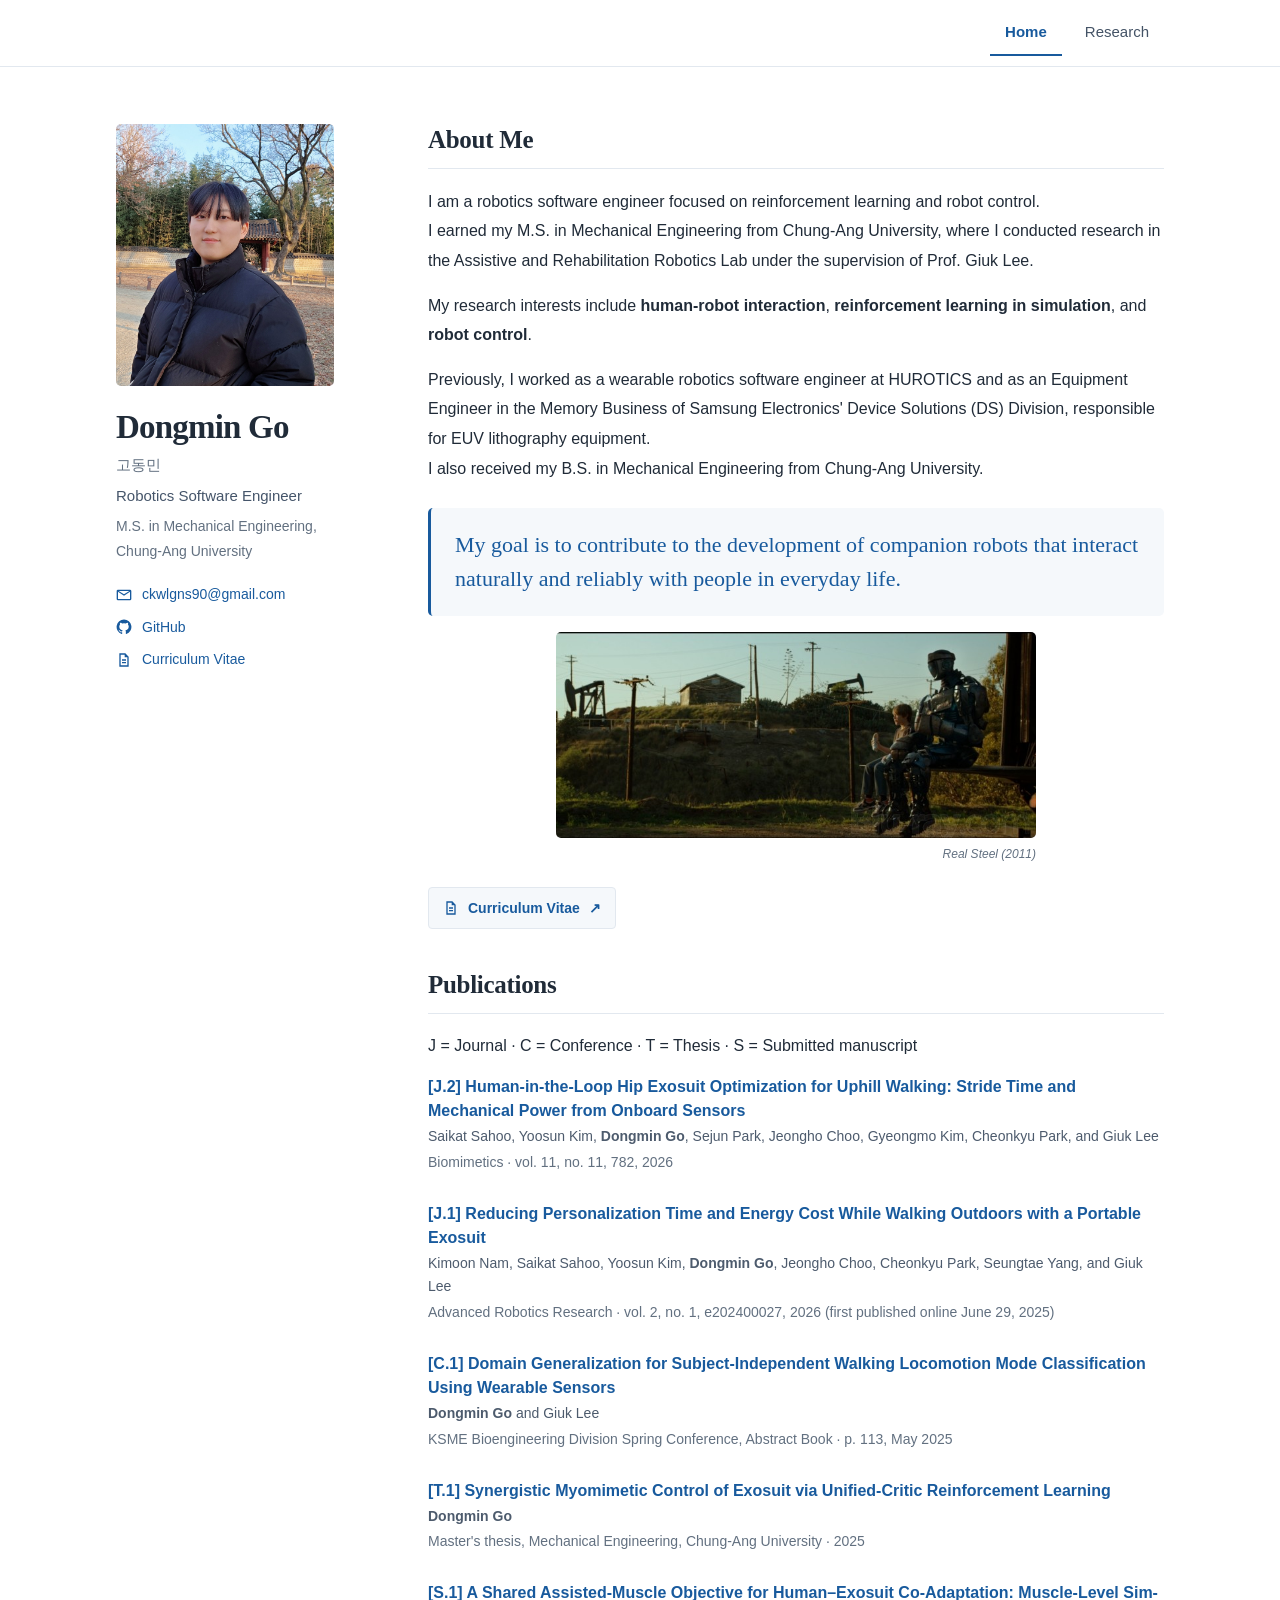
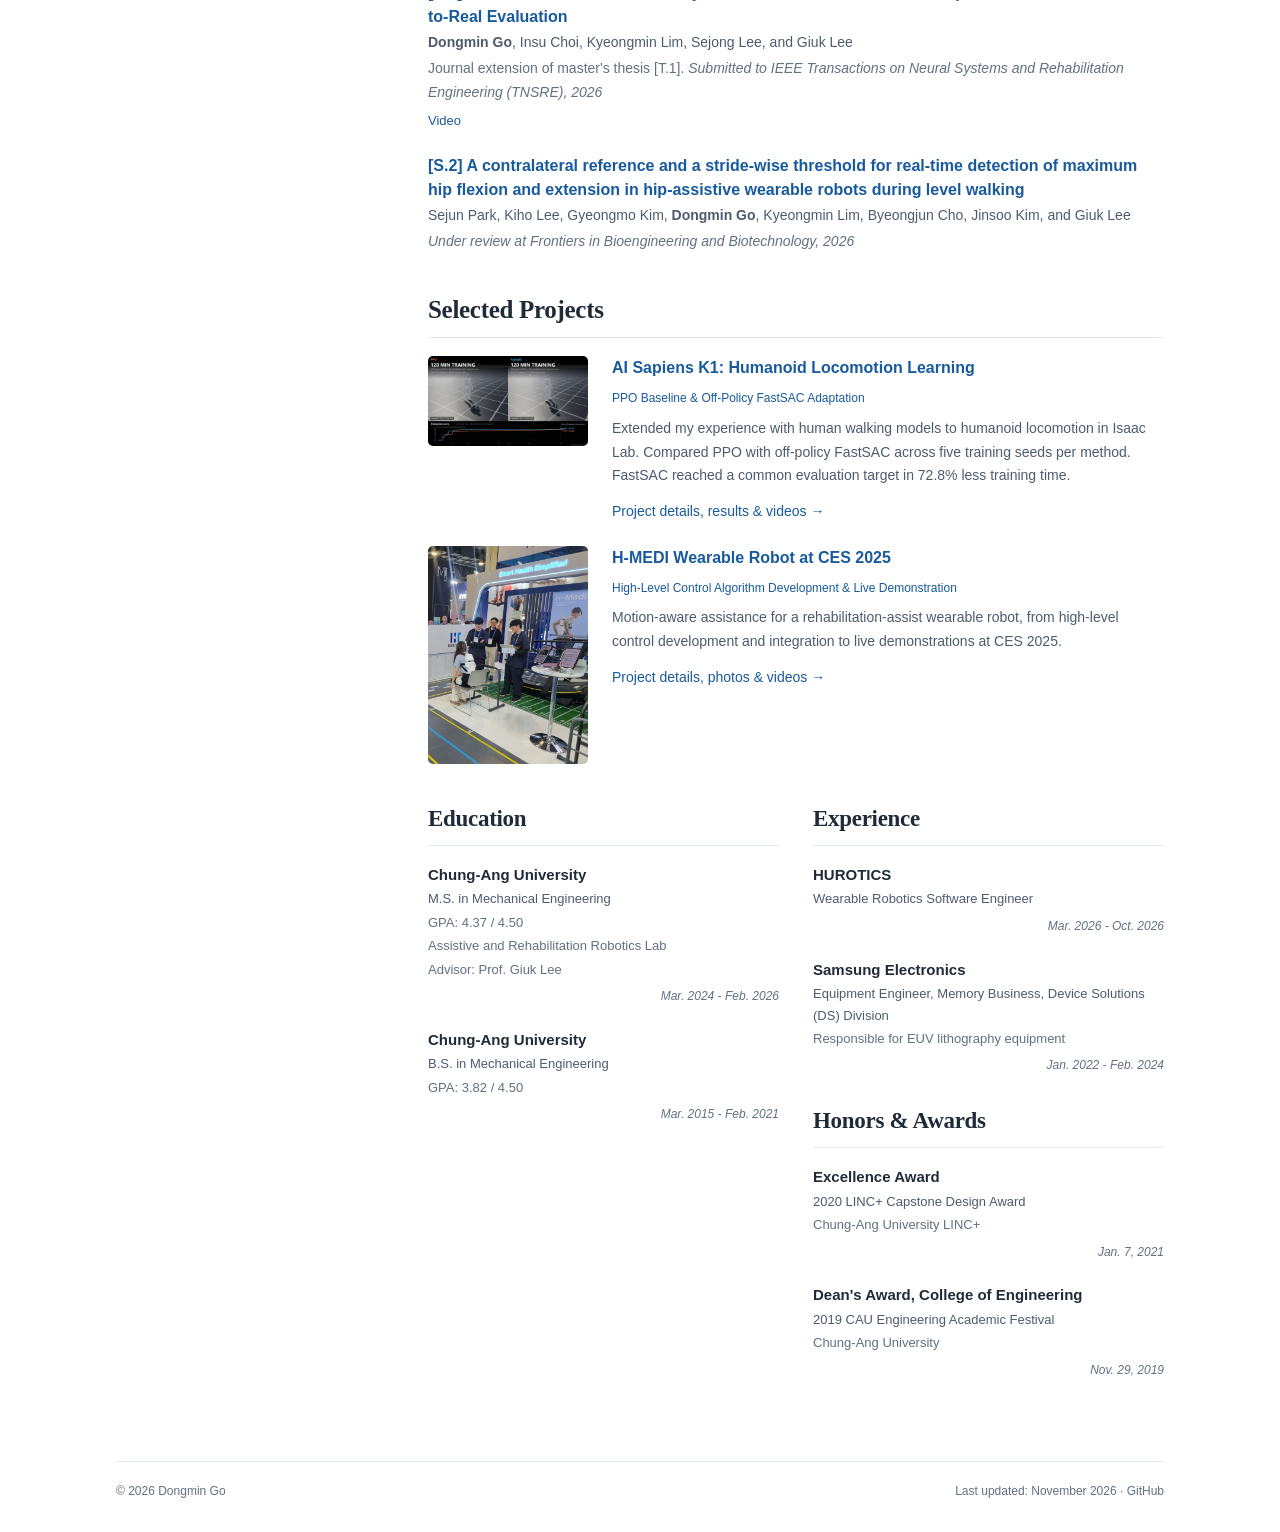
<file: index.html>
<!doctype html>
<html lang="en"><head><meta charset="utf-8"><meta name="viewport" content="width=device-width,initial-scale=1">
<title>Dongmin Go | Academic Homepage</title><meta name="description" content="Dongmin Go. Robotics Software Engineer. My research interests include human-robot interaction, reinforcement learning in simulation, and robot control.">
<meta name="theme-color" content="#ffffff"><link rel="canonical" href="https://godongdongmin.github.io/"><meta property="og:title" content="Dongmin Go | Academic Homepage"><meta property="og:description" content="Robotics Software Engineer. Education, experience, and research."><meta property="og:type" content="website"><meta property="og:url" content="https://godongdongmin.github.io/"><meta property="og:image" content="https://godongdongmin.github.io/assets/portrait.jpg"><link rel="icon" href="assets/favicon.svg" type="image/svg+xml"><link rel="stylesheet" href="assets/style.css?v=97dd4a99b568"></head>
<body><a class="skip" href="#main">Skip to content</a><header class="topbar"><nav class="nav site-nav" aria-label="Main navigation"><div class="nav-links"><a href="index.html" aria-current="page">Home</a><a href="research/index.html">Research</a></div></nav></header>
<div class="layout"><aside class="profile" aria-label="Profile"><img class="portrait" src="assets/portrait.jpg" alt="Portrait of Dongmin Go" width="218" height="262"><h1>Dongmin Go<span class="native-name" lang="ko">고동민</span></h1><p class="headline">Robotics Software Engineer</p><p class="affiliation">M.S. in Mechanical Engineering, Chung-Ang University</p><div class="profile-links"><a href="mailto:ckwlgns90@gmail.com"><svg viewBox="0 0 24 24" fill="currentColor" aria-hidden="true"><path d="M3 4h18a2 2 0 0 1 2 2v12a2 2 0 0 1-2 2H3a2 2 0 0 1-2-2V6a2 2 0 0 1 2-2Zm9 9L3 7v11h18V7l-9 6Zm0-2 8-5H4l8 5Z"/></svg>ckwlgns90@gmail.com</a><a href="https://github.com/godongdongmin"><svg viewBox="0 0 24 24" fill="currentColor" aria-hidden="true"><path d="M12 .9a11.1 11.1 0 0 0-3.51 21.63c.55.1.76-.24.76-.54v-2.07c-3.1.67-3.76-1.32-3.76-1.32-.51-1.29-1.24-1.63-1.24-1.63-1.01-.69.08-.68.08-.68 1.12.08 1.71 1.15 1.71 1.15.99 1.69 2.6 1.2 3.24.92.1-.72.39-1.2.7-1.48-2.47-.28-5.07-1.24-5.07-5.49 0-1.21.43-2.2 1.14-2.98-.11-.28-.5-1.41.11-2.94 0 0 .94-.3 3.06 1.14a10.6 10.6 0 0 1 5.57 0c2.13-1.44 3.06-1.14 3.06-1.14.61 1.53.23 2.66.11 2.94.71.78 1.14 1.77 1.14 2.98 0 4.26-2.6 5.2-5.08 5.48.4.35.76 1.03.76 2.07v3.05c0 .3.2.65.76.54A11.1 11.1 0 0 0 12 .9Z"/></svg>GitHub</a><a href="files/Dongmin_Go_CV.pdf"><svg viewBox="0 0 24 24" fill="currentColor" aria-hidden="true"><path d="M5 2h9l5 5v15H5V2Zm2 2v16h10V8h-4V4H7Zm2 7h6v2H9v-2Zm0 4h6v2H9v-2Z"/></svg>Curriculum Vitae</a></div></aside><main class="content" id="main"><section class="section intro" id="about"><h2>About Me</h2><div class="about-copy"><p>I am a robotics software engineer focused on reinforcement learning and robot control.<br class="sentence-break">I earned my M.S. in Mechanical Engineering from Chung-Ang University, where I conducted research in the Assistive and Rehabilitation Robotics Lab under the supervision of Prof. Giuk Lee.</p><p>My research interests include <strong>human-robot interaction</strong>, <strong>reinforcement learning in simulation</strong>, and <strong>robot control</strong>.</p><p>Previously, I worked as a wearable robotics software engineer at HUROTICS and as an Equipment Engineer in the Memory Business of Samsung Electronics&#x27; Device Solutions (DS) Division, responsible for EUV lithography equipment.<br class="sentence-break">I also received my B.S. in Mechanical Engineering from Chung-Ang University.</p></div><div class="about-vision"><p class="about-goal">My goal is to contribute to the development of companion robots that interact naturally and reliably with people in everyday life.</p><figure class="about-image"><img src="assets/real-steel-long.jpg" alt="A wide scene of a boy sitting beside the robot Atom in Real Steel" width="728" height="312"><figcaption>Real Steel (2011)</figcaption></figure></div><a class="cv-link" href="files/Dongmin_Go_CV.pdf"><svg viewBox="0 0 24 24" fill="currentColor" aria-hidden="true"><path d="M5 2h9l5 5v15H5V2Zm2 2v16h10V8h-4V4H7Zm2 7h6v2H9v-2Zm0 4h6v2H9v-2Z"/></svg>Curriculum Vitae <span aria-hidden="true">↗</span></a></section><section class="section" id="publications"><h2>Publications</h2><p class="detail">J = Journal · C = Conference · T = Thesis · S = Submitted manuscript</p><article class="entry"><h3 class="publication-title">[J.2] <a href="https://doi.org/10.3390/biomimetics11110782">Human-in-the-Loop Hip Exosuit Optimization for Uphill Walking: Stride Time and Mechanical Power from Onboard Sensors</a></h3><p>Saikat Sahoo, Yoosun Kim, <strong>Dongmin Go</strong>, Sejun Park, Jeongho Choo, Gyeongmo Kim, Cheonkyu Park, and Giuk Lee</p><p class="detail">Biomimetics · vol. 11, no. 11, 782, 2026</p><div class="publication-links"></div></article><article class="entry"><h3 class="publication-title">[J.1] <a href="https://doi.org/10.1002/adrr.202400027">Reducing Personalization Time and Energy Cost While Walking Outdoors with a Portable Exosuit</a></h3><p>Kimoon Nam, Saikat Sahoo, Yoosun Kim, <strong>Dongmin Go</strong>, Jeongho Choo, Cheonkyu Park, Seungtae Yang, and Giuk Lee</p><p class="detail">Advanced Robotics Research · vol. 2, no. 1, e202400027, 2026 (first published online June 29, 2025)</p><div class="publication-links"></div></article><article class="entry"><h3 class="publication-title">[C.1] <a href="https://www.dbpia.co.kr/journal/articleDetail?nodeId=NODE12266823">Domain Generalization for Subject-Independent Walking Locomotion Mode Classification Using Wearable Sensors</a></h3><p><strong>Dongmin Go</strong> and Giuk Lee</p><p class="detail">KSME Bioengineering Division Spring Conference, Abstract Book · p. 113, May 2025</p><div class="publication-links"></div></article><article class="entry"><h3 class="publication-title">[T.1] Synergistic Myomimetic Control of Exosuit via Unified-Critic Reinforcement Learning</h3><p><strong>Dongmin Go</strong></p><p class="detail">Master&#x27;s thesis, Mechanical Engineering, Chung-Ang University · 2025</p><div class="publication-links"></div></article><article class="entry" id="manuscripts"><h3 class="publication-title">[S.1] <a href="research/myomimetic-exosuit/index.html">A Shared Assisted-Muscle Objective for Human–Exosuit Co-Adaptation: Muscle-Level Sim-to-Real Evaluation</a></h3><p class="authors"><strong>Dongmin Go</strong>, Insu Choi, Kyeongmin Lim, Sejong Lee, and Giuk Lee</p><p class="detail">Journal extension of master&#x27;s thesis [T.1]. <em>Submitted to IEEE Transactions on Neural Systems and Rehabilitation Engineering (TNSRE), 2026</em></p><div class="publication-links"><a href="research/index.html#myomimetic-video">Video</a></div></article><article class="entry" id="manuscript-s-2"><h3 class="publication-title">[S.2] A contralateral reference and a stride-wise threshold for real-time detection of maximum hip flexion and extension in hip-assistive wearable robots during level walking</h3><p class="authors">Sejun Park, Kiho Lee, Gyeongmo Kim, <strong>Dongmin Go</strong>, Kyeongmin Lim, Byeongjun Cho, Jinsoo Kim, and Giuk Lee</p><p class="detail"> <em>Under review at Frontiers in Bioengineering and Biotechnology, 2026</em></p></article></section><section class="section" id="projects"><h2>Selected Projects</h2><article class="entry selected-project"><a class="selected-project-photo" href="projects/ai-sapiens-k1/index.html"><img src="assets/ai-sapiens-k1/evaluation-progress-poster.png" alt="PPO and off-policy FastSAC K1 rollouts at 15, 70 and 120 min, with evaluation score curves" width="1920" height="1080" loading="lazy"></a><div><h3><a href="projects/ai-sapiens-k1/index.html">AI Sapiens K1: Humanoid Locomotion Learning</a></h3><p class="project-role">PPO Baseline &amp; Off-Policy FastSAC Adaptation</p><p>Extended my experience with human walking models to humanoid locomotion in Isaac Lab. Compared PPO with off-policy FastSAC across five training seeds per method. FastSAC reached a common evaluation target in 72.8% less training time.</p><p class="selected-project-link"><a href="projects/ai-sapiens-k1/index.html">Project details, results &amp; videos <span aria-hidden="true">→</span></a></p></div></article><article class="entry selected-project"><a class="selected-project-photo" href="projects/ces-2025/index.html"><img src="assets/ces-2025-booth.jpg" alt="H-MEDI wearable robot demonstration with a seated participant and booth operators at CES 2025" width="1080" height="1472" loading="lazy"></a><div><h3><a href="projects/ces-2025/index.html">H-MEDI Wearable Robot at CES 2025</a></h3><p class="project-role">High-Level Control Algorithm Development &amp; Live Demonstration</p><p>Motion-aware assistance for a rehabilitation-assist wearable robot, from high-level control development and integration to live demonstrations at CES 2025.</p><p class="selected-project-link"><a href="projects/ces-2025/index.html">Project details, photos &amp; videos <span aria-hidden="true">→</span></a></p></div></article></section><div class="background-grid" id="background"><section class="section" id="education"><h2>Education</h2><article class="entry background-entry"><h3>Chung-Ang University</h3><p>M.S. in Mechanical Engineering</p><p class="detail">GPA: 4.37 / 4.50</p><p class="detail">Assistive and Rehabilitation Robotics Lab</p><p class="detail">Advisor: Prof. Giuk Lee</p><p class="background-date">Mar. 2024 - Feb. 2026</p></article><article class="entry background-entry"><h3>Chung-Ang University</h3><p>B.S. in Mechanical Engineering</p><p class="detail">GPA: 3.82 / 4.50</p><p class="background-date">Mar. 2015 - Feb. 2021</p></article></section><div class="background-right"><section class="section" id="experience"><h2>Experience</h2><article class="entry background-entry"><h3>HUROTICS</h3><p>Wearable Robotics Software Engineer</p><p class="background-date">Mar. 2026 - Oct. 2026</p></article><article class="entry background-entry"><h3>Samsung Electronics</h3><p>Equipment Engineer, Memory Business, Device Solutions (DS) Division</p><p class="detail">Responsible for EUV lithography equipment</p><p class="background-date">Jan. 2022 - Feb. 2024</p></article></section><section class="section" id="awards"><h2>Honors &amp; Awards</h2><article class="entry background-entry"><h3>Excellence Award</h3><p>2020 LINC+ Capstone Design Award</p><p class="detail">Chung-Ang University LINC+</p><p class="background-date">Jan. 7, 2021</p></article><article class="entry background-entry"><h3>Dean&#x27;s Award, College of Engineering</h3><p>2019 CAU Engineering Academic Festival</p><p class="detail">Chung-Ang University</p><p class="background-date">Nov. 29, 2019</p></article></section></div></div></main></div>
<footer class="footer"><span>© 2026 Dongmin Go</span><span>Last updated: November 2026 · <a href="https://github.com/godongdongmin">GitHub</a></span></footer></body></html>
</file>
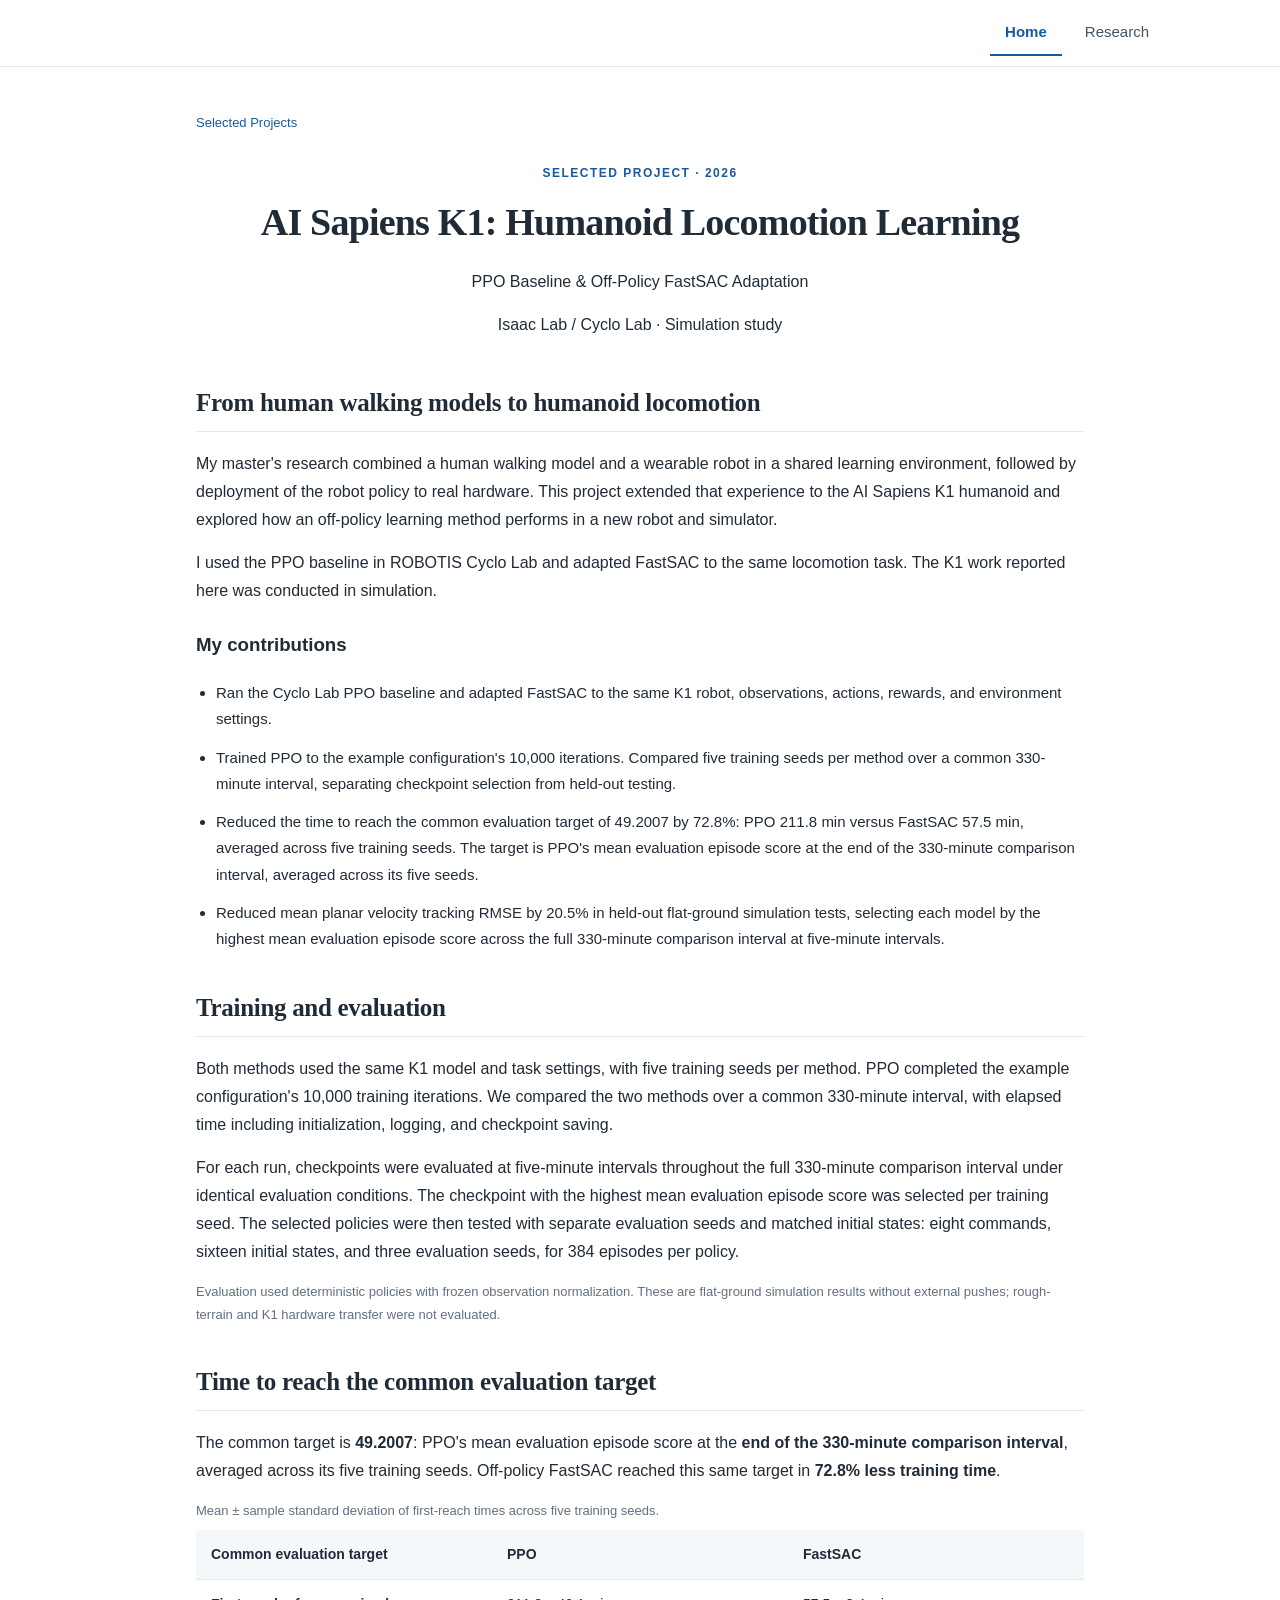
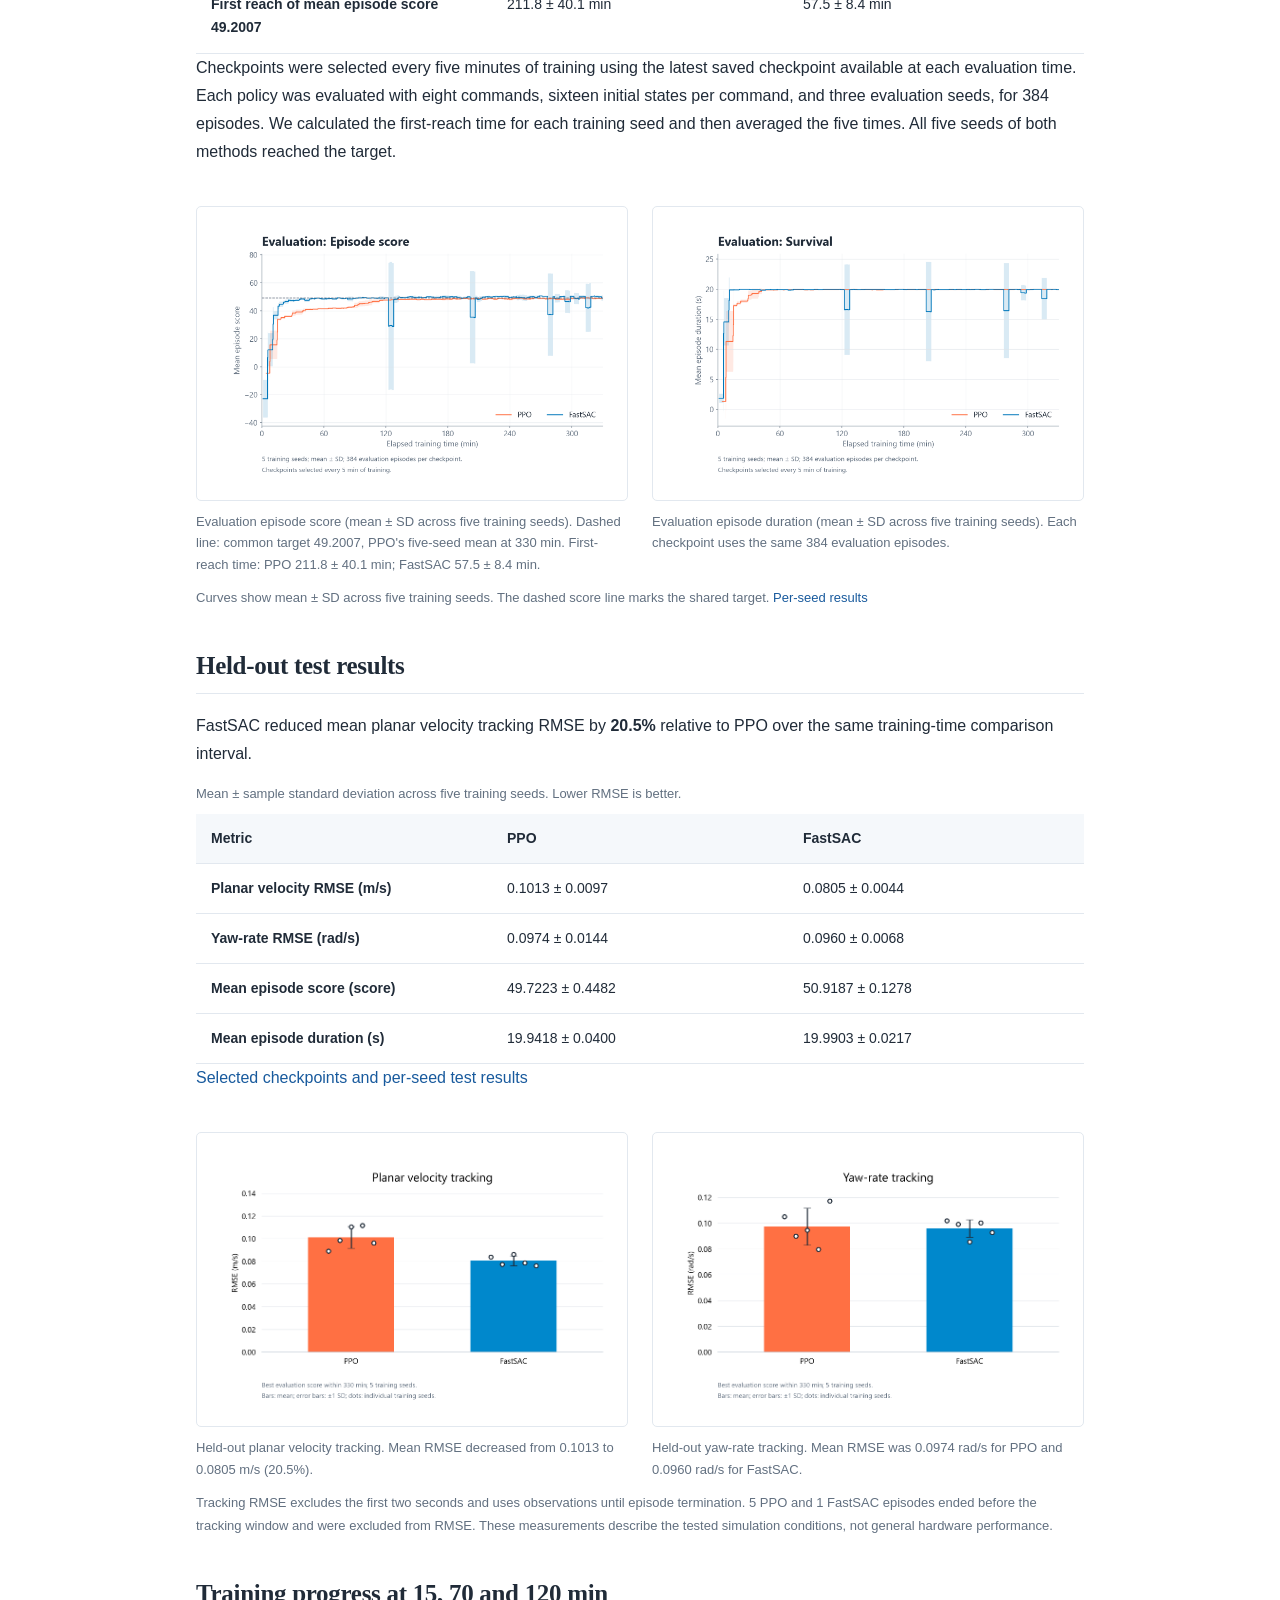
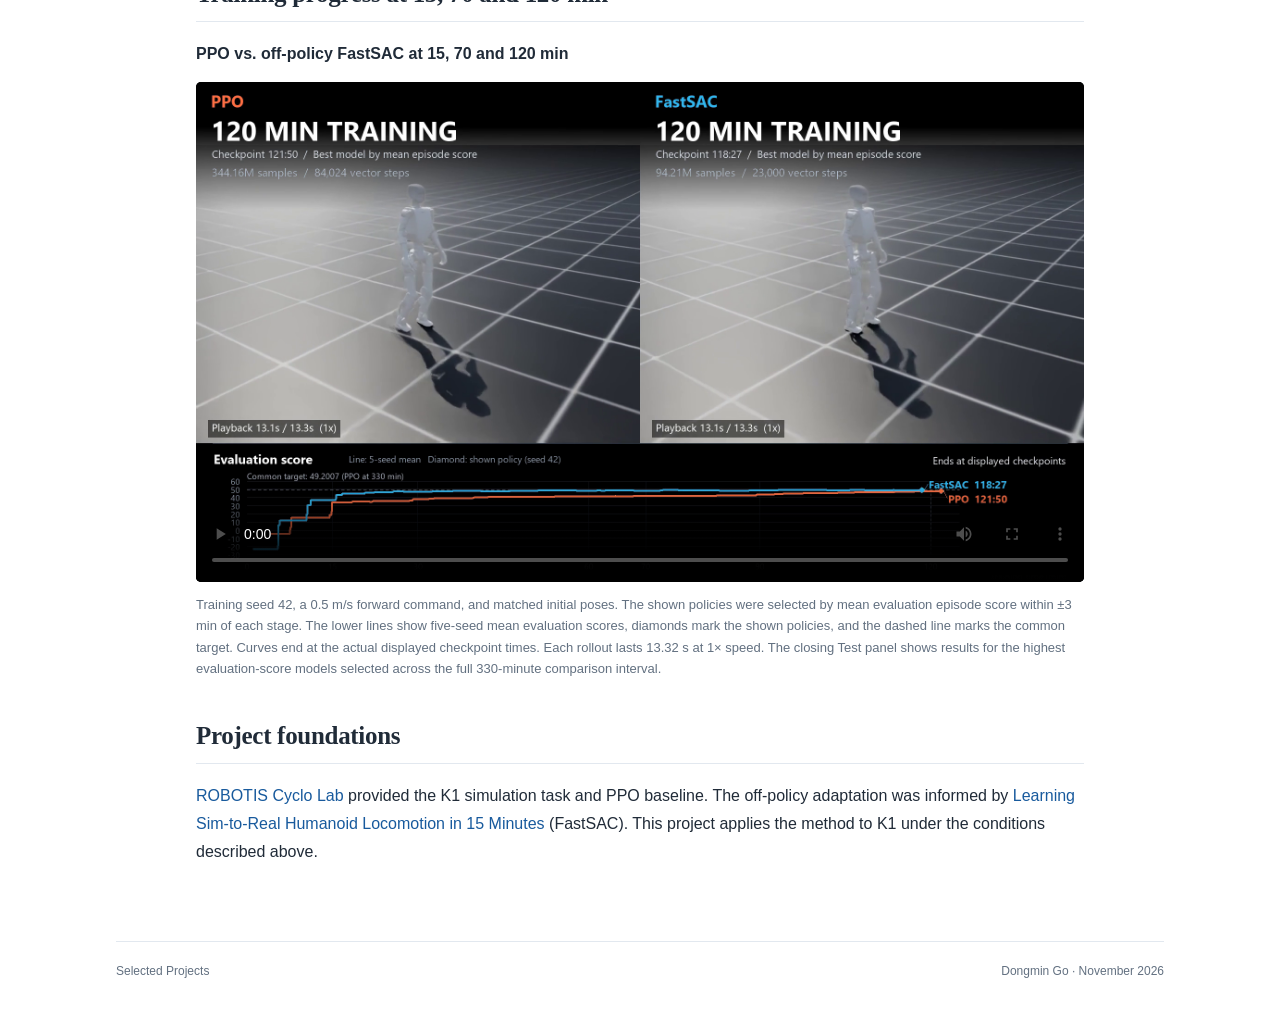
<file: projects/ai-sapiens-k1/index.html>
<!doctype html>
<html lang="en"><head><meta charset="utf-8"><meta name="viewport" content="width=device-width,initial-scale=1">
<title>AI Sapiens K1: Humanoid Locomotion Learning | Dongmin Go</title><meta name="description" content="Extended my experience with human walking models to humanoid locomotion in Isaac Lab. Compared PPO with off-policy FastSAC across five training seeds per method. FastSAC reached a common evaluation target in 72.8% less training time.">
<link rel="stylesheet" href="../../assets/style.css?v=97dd4a99b568"><link rel="icon" href="../../assets/favicon.svg" type="image/svg+xml"><link rel="canonical" href="https://godongdongmin.github.io/projects/ai-sapiens-k1/index.html">
<meta property="og:title" content="AI Sapiens K1: Humanoid Locomotion Learning"><meta property="og:description" content="Extended my experience with human walking models to humanoid locomotion in Isaac Lab. Compared PPO with off-policy FastSAC across five training seeds per method. FastSAC reached a common evaluation target in 72.8% less training time."><meta property="og:image" content="https://godongdongmin.github.io/assets/ai-sapiens-k1/evaluation-progress-poster.png"><meta property="og:type" content="website">
</head><body class="project-page"><a class="skip" href="#main">Skip to content</a><header class="topbar"><nav class="nav site-nav" aria-label="Main navigation"><div class="nav-links"><a href="../../index.html" aria-current="page">Home</a><a href="../../research/index.html">Research</a></div></nav></header>
<main class="project-main k1-main" id="main"><p class="project-back"><a href="../../index.html#projects">Selected Projects</a></p>
<header class="project-header"><p class="eyebrow">SELECTED PROJECT · 2026</p><h1>AI Sapiens K1: Humanoid Locomotion Learning</h1><p class="project-authors">PPO Baseline &amp; Off-Policy FastSAC Adaptation</p><p>Isaac Lab / Cyclo Lab · Simulation study</p></header>
<section class="section" id="motivation"><h2>From human walking models to humanoid locomotion</h2><p>My master's research combined a human walking model and a wearable robot in a shared learning environment, followed by deployment of the robot policy to real hardware. This project extended that experience to the AI Sapiens K1 humanoid and explored how an off-policy learning method performs in a new robot and simulator.</p><p>I used the PPO baseline in ROBOTIS Cyclo Lab and adapted FastSAC to the same locomotion task. The K1 work reported here was conducted in simulation.</p><h3>My contributions</h3><ul class="ces-contributions"><li>Ran the Cyclo Lab PPO baseline and adapted FastSAC to the same K1 robot, observations, actions, rewards, and environment settings.</li><li>Trained PPO to the example configuration&#x27;s 10,000 iterations. Compared five training seeds per method over a common 330-minute interval, separating checkpoint selection from held-out testing.</li><li>Reduced the time to reach the common evaluation target of 49.2007 by 72.8%: PPO 211.8 min versus FastSAC 57.5 min, averaged across five training seeds. The target is PPO&#x27;s mean evaluation episode score at the end of the 330-minute comparison interval, averaged across its five seeds.</li><li>Reduced mean planar velocity tracking RMSE by 20.5% in held-out flat-ground simulation tests, selecting each model by the highest mean evaluation episode score across the full 330-minute comparison interval at five-minute intervals.</li></ul></section>
<section class="section" id="evaluation"><h2>Training and evaluation</h2><p>Both methods used the same K1 model and task settings, with five training seeds per method. PPO completed the example configuration's 10,000 training iterations. We compared the two methods over a common 330-minute interval, with elapsed time including initialization, logging, and checkpoint saving.</p><p>For each run, checkpoints were evaluated at five-minute intervals throughout the full 330-minute comparison interval under identical evaluation conditions. The checkpoint with the highest mean evaluation episode score was selected per training seed. The selected policies were then tested with separate evaluation seeds and matched initial states: eight commands, sixteen initial states, and three evaluation seeds, for 384 episodes per policy.</p><p class="section-note">Evaluation used deterministic policies with frozen observation normalization. These are flat-ground simulation results without external pushes; rough-terrain and K1 hardware transfer were not evaluated.</p></section>
<section class="section" id="learning"><h2>Time to reach the common evaluation target</h2><p>The common target is <strong>49.2007</strong>: PPO's mean evaluation episode score at the <strong>end of the 330-minute comparison interval</strong>, averaged across its five training seeds. Off-policy FastSAC reached this same target in <strong>72.8% less training time</strong>.</p><table class="results-table"><caption>Mean ± sample standard deviation of first-reach times across five training seeds.</caption><thead><tr><th scope="col">Common evaluation target</th><th scope="col">PPO</th><th scope="col">FastSAC</th></tr></thead><tbody><tr><th scope="row">First reach of mean episode score 49.2007</th><td>211.8 ± 40.1 min</td><td>57.5 ± 8.4 min</td></tr></tbody></table><p>Checkpoints were selected every five minutes of training using the latest saved checkpoint available at each evaluation time. Each policy was evaluated with eight commands, sixteen initial states per command, and three evaluation seeds, for 384 episodes. We calculated the first-reach time for each training seed and then averaged the five times. All five seeds of both methods reached the target.</p><div class="figure-pair k1-figures"><figure class="study-figure"><a href="../../assets/ai-sapiens-k1/evaluation-reward.png" target="_blank" rel="noopener" aria-label="Mean evaluation episode score of PPO and FastSAC checkpoints with the common target; open full-size image"><img src="../../assets/ai-sapiens-k1/evaluation-reward.png" alt="Mean evaluation episode score of PPO and FastSAC checkpoints with the common target" loading="lazy" decoding="async"></a><figcaption>Evaluation episode score (mean ± SD across five training seeds). Dashed line: common target 49.2007, PPO&#x27;s five-seed mean at 330 min. First-reach time: PPO 211.8 ± 40.1 min; FastSAC 57.5 ± 8.4 min.</figcaption></figure><figure class="study-figure"><a href="../../assets/ai-sapiens-k1/evaluation-survival.png" target="_blank" rel="noopener" aria-label="Mean evaluation episode duration of PPO and FastSAC checkpoints; open full-size image"><img src="../../assets/ai-sapiens-k1/evaluation-survival.png" alt="Mean evaluation episode duration of PPO and FastSAC checkpoints" loading="lazy" decoding="async"></a><figcaption>Evaluation episode duration (mean ± SD across five training seeds). Each checkpoint uses the same 384 evaluation episodes.</figcaption></figure></div><p class="section-note">Curves show mean ± SD across five training seeds. The dashed score line marks the shared target. <a href="../../files/k1-common-evaluation-milestones.json">Per-seed results</a></p></section>
<section class="section" id="results"><h2>Held-out test results</h2><p>FastSAC reduced mean planar velocity tracking RMSE by <strong>20.5%</strong> relative to PPO over the same training-time comparison interval.</p><table class="results-table"><caption>Mean ± sample standard deviation across five training seeds. Lower RMSE is better.</caption><thead><tr><th scope="col">Metric</th><th scope="col">PPO</th><th scope="col">FastSAC</th></tr></thead><tbody><tr><th scope="row">Planar velocity RMSE (m/s)</th><td>0.1013 ± 0.0097</td><td>0.0805 ± 0.0044</td></tr><tr><th scope="row">Yaw-rate RMSE (rad/s)</th><td>0.0974 ± 0.0144</td><td>0.0960 ± 0.0068</td></tr><tr><th scope="row">Mean episode score (score)</th><td>49.7223 ± 0.4482</td><td>50.9187 ± 0.1278</td></tr><tr><th scope="row">Mean episode duration (s)</th><td>19.9418 ± 0.0400</td><td>19.9903 ± 0.0217</td></tr></tbody></table><p><a href="../../files/k1-score-selected-test.json">Selected checkpoints and per-seed test results</a></p><div class="figure-pair k1-figures"><figure class="study-figure"><a href="../../assets/ai-sapiens-k1/planar-velocity-tracking.png" target="_blank" rel="noopener" aria-label="Held-out planar velocity tracking RMSE for PPO and FastSAC across five training seeds; open full-size image"><img src="../../assets/ai-sapiens-k1/planar-velocity-tracking.png" alt="Held-out planar velocity tracking RMSE for PPO and FastSAC across five training seeds" loading="lazy" decoding="async"></a><figcaption>Held-out planar velocity tracking. Mean RMSE decreased from 0.1013 to 0.0805 m/s (20.5%).</figcaption></figure><figure class="study-figure"><a href="../../assets/ai-sapiens-k1/yaw-rate-tracking.png" target="_blank" rel="noopener" aria-label="Held-out yaw-rate tracking RMSE for PPO and FastSAC across five training seeds; open full-size image"><img src="../../assets/ai-sapiens-k1/yaw-rate-tracking.png" alt="Held-out yaw-rate tracking RMSE for PPO and FastSAC across five training seeds" loading="lazy" decoding="async"></a><figcaption>Held-out yaw-rate tracking. Mean RMSE was 0.0974 rad/s for PPO and 0.0960 rad/s for FastSAC.</figcaption></figure></div><p class="section-note">Tracking RMSE excludes the first two seconds and uses observations until episode termination. 5 PPO and 1 FastSAC episodes ended before the tracking window and were excluded from RMSE. These measurements describe the tested simulation conditions, not general hardware performance.</p></section>
<section class="section" id="demonstrations"><h2>Training progress at 15, 70 and 120 min</h2><div class="k1-videos"><figure class="ces-demo" id="learning-progress"><h3>PPO vs. off-policy FastSAC at 15, 70 and 120 min</h3><video class="project-video" controls playsinline preload="metadata" poster="../../assets/ai-sapiens-k1/evaluation-progress-poster.png" aria-label="PPO vs. off-policy FastSAC at 15, 70 and 120 min simulation rollout"><source src="../../files/k1-learning-progress-evaluation-15-70-120.mp4" type="video/mp4">Your browser does not support embedded video. <a href="../../files/k1-learning-progress-evaluation-15-70-120.mp4">Download video</a>.</video><figcaption class="media-caption">Training seed 42, a 0.5 m/s forward command, and matched initial poses. The shown policies were selected by mean evaluation episode score within ±3 min of each stage. The lower lines show five-seed mean evaluation scores, diamonds mark the shown policies, and the dashed line marks the common target. Curves end at the actual displayed checkpoint times. Each rollout lasts 13.32 s at 1× speed. The closing Test panel shows results for the highest evaluation-score models selected across the full 330-minute comparison interval.</figcaption></figure></div></section>
<section class="section" id="references"><h2>Project foundations</h2><p><a href="https://github.com/ROBOTIS-GIT/cyclo_lab">ROBOTIS Cyclo Lab</a> provided the K1 simulation task and PPO baseline. The off-policy adaptation was informed by <a href="https://arxiv.org/abs/2512.01996">Learning Sim-to-Real Humanoid Locomotion in 15 Minutes</a> (FastSAC). This project applies the method to K1 under the conditions described above.</p></section>
</main><footer class="footer"><a href="../../index.html#projects">Selected Projects</a><span>Dongmin Go · November 2026</span></footer></body></html>
</file>
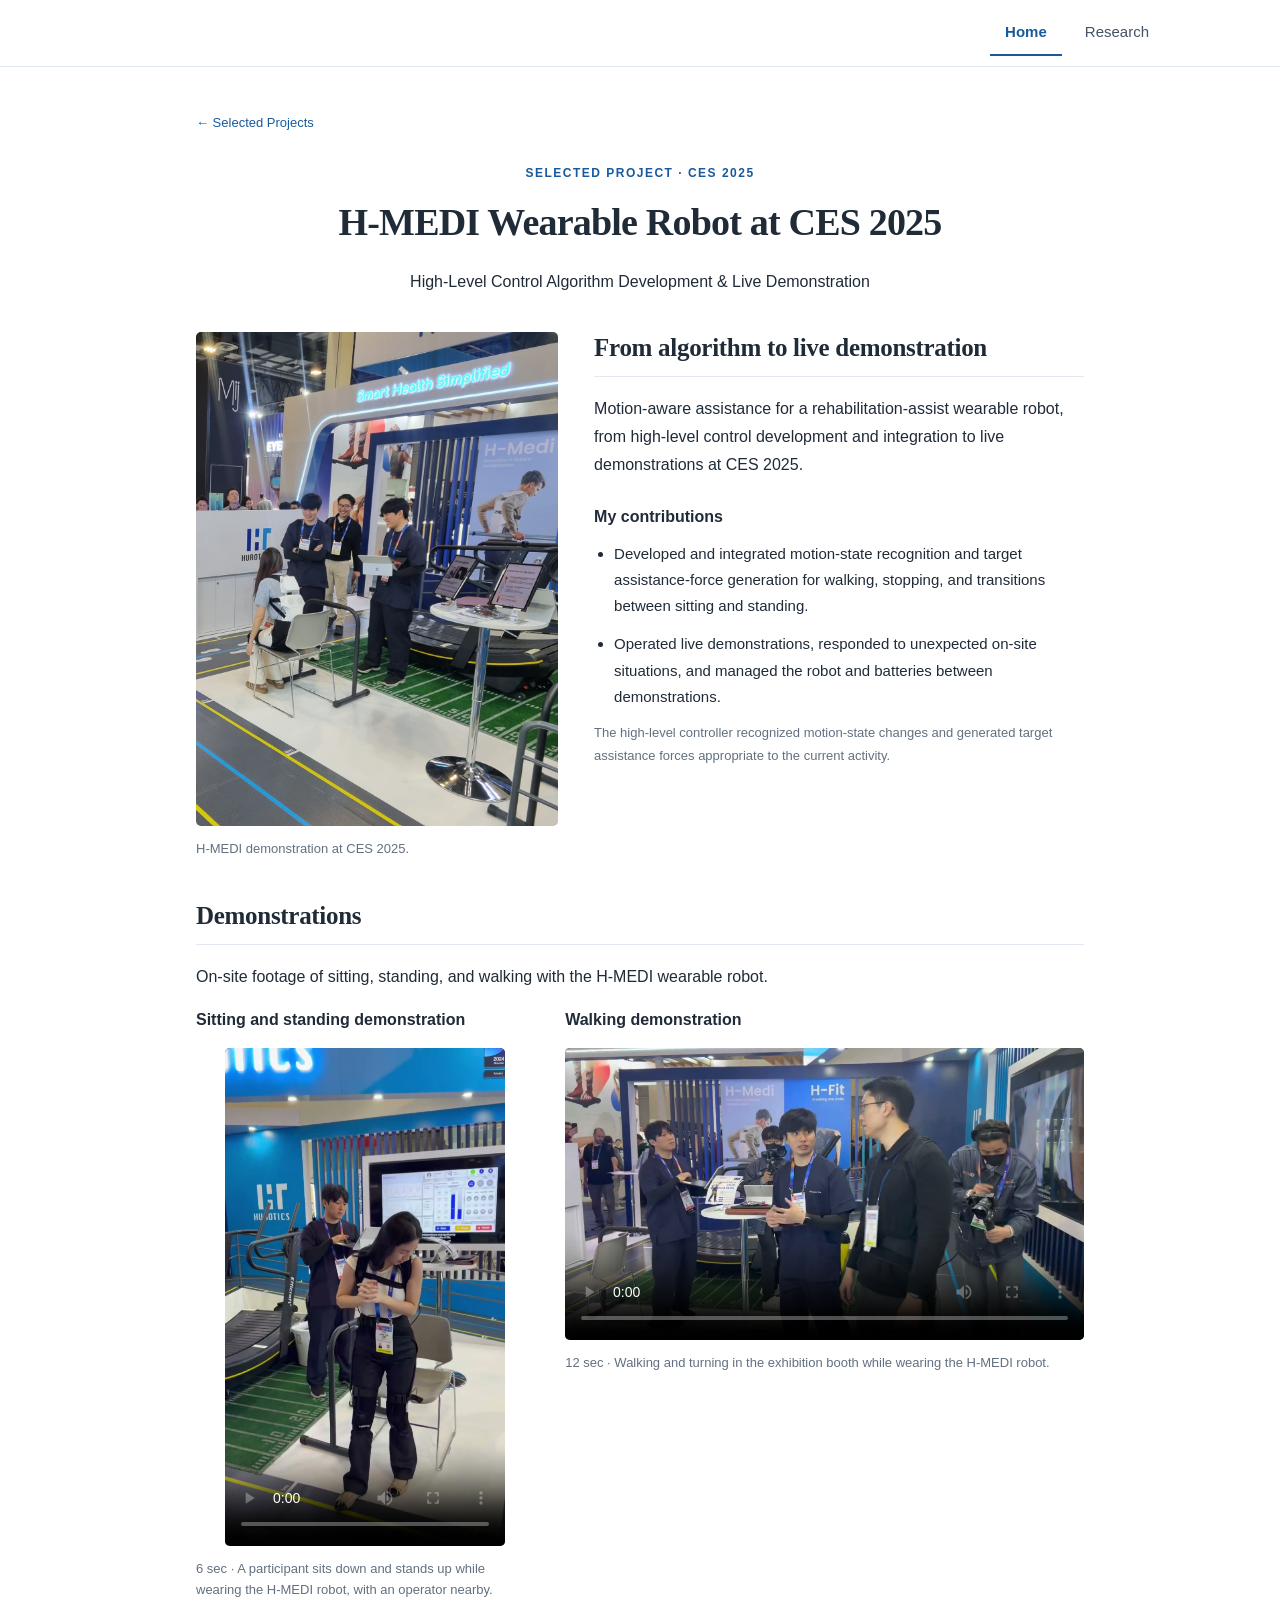
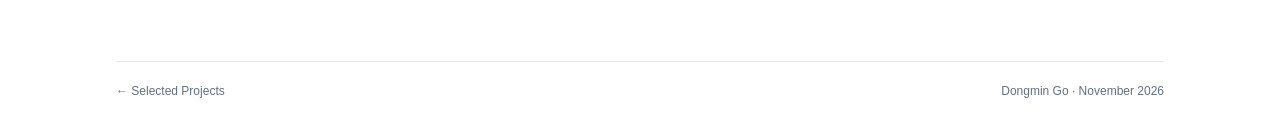
<file: projects/ces-2025/index.html>
<!doctype html>
<html lang="en"><head><meta charset="utf-8"><meta name="viewport" content="width=device-width,initial-scale=1">
<title>H-MEDI Wearable Robot at CES 2025 | Dongmin Go</title><meta name="description" content="Motion-aware assistance for a rehabilitation-assist wearable robot, from high-level control development and integration to live demonstrations at CES 2025.">
<link rel="stylesheet" href="../../assets/style.css?v=97dd4a99b568"><link rel="icon" href="../../assets/favicon.svg" type="image/svg+xml"><link rel="canonical" href="https://godongdongmin.github.io/projects/ces-2025/index.html">
<meta property="og:title" content="H-MEDI Wearable Robot at CES 2025"><meta property="og:description" content="Motion-aware assistance for a rehabilitation-assist wearable robot, from high-level control development and integration to live demonstrations at CES 2025."><meta property="og:image" content="https://godongdongmin.github.io/assets/ces-2025-booth.jpg"><meta property="og:type" content="website">
</head><body class="project-page"><a class="skip" href="#main">Skip to content</a><header class="topbar"><nav class="nav site-nav" aria-label="Main navigation"><div class="nav-links"><a href="../../index.html" aria-current="page">Home</a><a href="../../research/index.html">Research</a></div></nav></header>
<main class="project-main ces-main" id="main"><p class="project-back"><a href="../../index.html#projects">← Selected Projects</a></p><header class="project-header"><p class="eyebrow">SELECTED PROJECT · CES 2025</p><h1>H-MEDI Wearable Robot at CES 2025</h1><p class="project-authors">High-Level Control Algorithm Development &amp; Live Demonstration</p></header>
<section class="section ces-overview" aria-labelledby="overview-heading"><figure class="ces-photo"><a href="../../assets/ces-2025-booth.jpg"><img src="../../assets/ces-2025-booth.jpg" alt="H-MEDI wearable robot demonstration with a seated participant and booth operators at CES 2025" width="1080" height="1472"></a><figcaption class="media-caption">H-MEDI demonstration at CES 2025.</figcaption></figure><div><h2 id="overview-heading">From algorithm to live demonstration</h2><p>Motion-aware assistance for a rehabilitation-assist wearable robot, from high-level control development and integration to live demonstrations at CES 2025.</p><h3>My contributions</h3><ul class="ces-contributions"><li>Developed and integrated motion-state recognition and target assistance-force generation for walking, stopping, and transitions between sitting and standing.</li><li>Operated live demonstrations, responded to unexpected on-site situations, and managed the robot and batteries between demonstrations.</li></ul><p class="section-note">The high-level controller recognized motion-state changes and generated target assistance forces appropriate to the current activity.</p></div></section>
<section class="section" id="demonstrations"><h2>Demonstrations</h2><p>On-site footage of sitting, standing, and walking with the H-MEDI wearable robot.</p><div class="ces-demos"><figure class="ces-demo" id="sit-to-stand"><h3>Sitting and standing demonstration</h3><video class="project-video ces-video-portrait" controls playsinline preload="metadata" poster="../../assets/ces-2025-sts-poster.jpg" aria-label="Sitting and standing demonstration" aria-describedby="sit-to-stand-caption"><source src="../../files/ces-2025-sit-to-stand.mp4" type="video/mp4">Your browser does not support embedded video. <a href="../../files/ces-2025-sit-to-stand.mp4">Download the video</a>.</video><figcaption class="media-caption" id="sit-to-stand-caption">6 sec · A participant sits down and stands up while wearing the H-MEDI robot, with an operator nearby.</figcaption></figure><figure class="ces-demo" id="walking"><h3>Walking demonstration</h3><video class="project-video" controls playsinline preload="metadata" poster="../../assets/ces-2025-walking-poster.jpg" aria-label="Walking demonstration" aria-describedby="walking-caption"><source src="../../files/ces-2025-walking.mp4" type="video/mp4">Your browser does not support embedded video. <a href="../../files/ces-2025-walking.mp4">Download the video</a>.</video><figcaption class="media-caption" id="walking-caption">12 sec · Walking and turning in the exhibition booth while wearing the H-MEDI robot.</figcaption></figure></div></section>
</main><footer class="footer"><a href="../../index.html#projects">← Selected Projects</a><span>Dongmin Go · November 2026</span></footer></body></html>
</file>
<file: assets/style.css>
:root{--ink:#202b38;--muted:#627080;--accent:#185a9d;--line:#e2e8ef;--paper:#fff;--wash:#f5f8fb;--serif:Georgia,'Times New Roman',serif}
*{box-sizing:border-box}html{scroll-behavior:smooth;scroll-padding-top:95px}body{margin:0;background:var(--paper);color:var(--ink);font:16px/1.75 -apple-system,BlinkMacSystemFont,'Segoe UI',Arial,sans-serif}a{color:var(--accent);text-decoration:none;text-underline-offset:4px}a:hover{text-decoration:underline}a:focus-visible,button:focus-visible{outline:3px solid #e8a540;outline-offset:5px;border-radius:2px}.skip{position:fixed;left:18px;top:-80px;z-index:10;background:var(--ink);color:white;padding:8px 16px}.skip:focus{top:12px}.topbar{border-bottom:1px solid var(--line);background:rgba(255,255,255,.97);position:sticky;top:0;z-index:2}.nav{max-width:1120px;padding:17px 36px;margin:auto;display:flex;align-items:center;justify-content:space-between;gap:24px}.brand{font:700 23px/1.25 var(--serif);color:var(--ink)}.nav-links{display:flex;gap:25px;flex-wrap:wrap;font-size:14px}.nav-links a{color:#445366}.layout{max-width:1120px;margin:auto;display:grid;grid-template-columns:244px minmax(0,1fr);gap:68px;padding:57px 36px 80px}.profile{align-self:start;position:sticky;top:112px}.portrait{display:block;width:218px;height:262px;object-fit:cover;object-position:50% 55%;border-radius:5px;background:var(--wash)}h1{font:700 33px/1.2 var(--serif);letter-spacing:-.8px;margin:22px 0 8px}.profile .headline{font-size:15px;line-height:1.6;margin:0;color:#45556a}.profile .affiliation{font-size:14px;color:var(--muted);margin:6px 0 19px}.profile-links{display:flex;flex-direction:column;gap:8px;font-size:14px}.profile-links a{display:flex;align-items:center;gap:10px;width:fit-content;overflow-wrap:anywhere}.profile-links svg{flex:0 0 16px;width:16px;height:16px}.content{min-width:0}.section{margin:0 0 40px}.section:last-child{margin-bottom:0}h2{font:700 25px/1.3 var(--serif);letter-spacing:-.3px;margin:0 0 18px;padding:0 0 11px;border-bottom:1px solid var(--line)}p{margin:0 0 15px}.intro p{font-size:16px;line-height:1.85}.cv-link{display:inline-flex;gap:9px;align-items:center;font-size:14px;font-weight:600;margin-top:4px;padding:8px 14px;background:var(--wash);border:1px solid var(--line);border-radius:4px}.cv-link svg{height:16px;width:16px}.entry{margin-bottom:22px}.entry:last-child{margin-bottom:0}.entry-top{display:flex;justify-content:space-between;align-items:baseline;gap:18px}.entry h3{font-size:16px;line-height:1.5;margin:0;font-weight:650}.entry time,.dates{font-size:13px;white-space:nowrap;color:var(--muted);font-variant-numeric:tabular-nums}.entry p{font-size:14px;line-height:1.7;margin:2px 0 0;color:#4d5b6d}.entry .detail{color:var(--muted)}.entry ul{font-size:14px;padding-left:19px;margin:5px 0;color:#4d5b6d}.tags{display:flex;gap:8px;flex-wrap:wrap;margin:12px 0 0}.tag{font-size:13px;color:#45556a;border:1px solid var(--line);background:var(--wash);padding:2px 10px;border-radius:3px}.publication-title{color:var(--accent)}.publication-links{display:flex;gap:14px;font-size:13px;margin-top:5px}.footer{border-top:1px solid var(--line);max-width:1048px;margin:0 auto;padding:19px 0 30px;display:flex;justify-content:space-between;gap:20px;font-size:12px;color:var(--muted)}.footer a{color:var(--muted)}.award-translation{font-size:12px!important;color:var(--muted)!important}
@media(max-width:900px){.layout{gap:38px;grid-template-columns:210px minmax(0,1fr)}.portrait{width:195px;height:235px}.nav-links{gap:17px}.footer{margin:0 36px}}
@media(max-width:680px){html{scroll-padding-top:110px}.nav{padding:14px 22px;align-items:flex-start;gap:12px;flex-direction:column}.brand{font-size:21px}.nav-links{gap:18px;font-size:13px}.layout{display:block;padding:30px 22px 45px}.profile{position:static;display:grid;grid-template-columns:112px minmax(0,1fr);gap:0 22px;margin-bottom:35px}.portrait{width:112px;height:144px;grid-row:1/5;object-position:50% 51%}.profile h1{font-size:28px;margin:2px 0 6px}.profile .headline{font-size:13px}.profile .affiliation{font-size:12px;margin:5px 0 10px}.profile-links{grid-column:1/-1;flex-direction:row;flex-wrap:wrap;margin-top:16px;gap:12px 20px;font-size:13px}.section{margin-bottom:32px}h2{font-size:23px}.entry-top{flex-wrap:wrap;gap:0 12px}.entry h3{font-size:15px}.entry time,.dates{font-size:12px}.intro p{font-size:15px}.footer{margin:0 22px;font-size:11px;flex-wrap:wrap;padding-bottom:22px}}
@media(prefers-reduced-motion:reduce){html{scroll-behavior:auto}}
.native-name{display:block;font:400 15px/1.5 'Malgun Gothic',sans-serif;letter-spacing:0;color:var(--muted);margin-top:6px}
.research-entry{display:grid;grid-template-columns:190px minmax(0,1fr);gap:20px}.research-thumb img{display:block;width:100%;height:auto;border:1px solid var(--line);border-radius:4px}.research-entry .authors{font-size:13px}.publication-links{flex-wrap:wrap}.project-main{max-width:960px;margin:auto;padding:45px 36px 60px}.project-header{text-align:center;margin:10px 0 48px}.project-header h1{font-size:38px;line-height:1.24;margin:14px 0 22px}.eyebrow{font-size:12px;letter-spacing:1.5px;color:var(--accent);font-weight:650}.project-authors{font-size:16px}.project-affiliations{font-size:14px;color:var(--muted)}.project-actions{display:flex;flex-wrap:wrap;justify-content:center;gap:10px}.method-grid{display:grid;grid-template-columns:repeat(3,minmax(0,1fr));gap:22px;margin-top:25px}.method-grid article{border-top:2px solid var(--accent);padding-top:14px}.method-grid h3{font-size:16px;margin:0 0 6px}.method-grid p{font-size:14px;color:#4d5b6d}.project-video{display:block;width:100%;aspect-ratio:16/9;background:#0c1218;border-radius:5px}.media-caption,.section-note{font-size:13px;color:var(--muted);margin-top:12px}.results-table{border-collapse:collapse;width:100%;font-size:14px;line-height:1.65}.results-table caption{text-align:left;margin-bottom:9px;color:var(--muted);font-size:13px}.results-table th,.results-table td{text-align:left;padding:13px 15px;border-bottom:1px solid var(--line);vertical-align:top}.results-table thead{background:var(--wash)}.results-table th{font-weight:600}.results-table tbody th{width:42%}.result-context{font-size:14px;color:#4d5b6d;margin-top:18px}
@media(max-width:900px){.research-entry{grid-template-columns:1fr}.research-thumb{max-width:300px}}
@media(max-width:680px){.project-main{padding:26px 22px 35px}.project-header h1{font-size:29px;letter-spacing:-.5px}.project-header{margin-bottom:34px}.method-grid{grid-template-columns:1fr;gap:10px}.project-actions .cv-link{font-size:12px;padding:7px 11px}.results-table th,.results-table td{padding:10px 7px}.results-table{font-size:13px}.project-authors{font-size:14px}}
@media print{.topbar,.skip,.footer,.cv-link{display:none}.layout{padding:0;gap:32px;grid-template-columns:190px 1fr}.profile{position:static}.portrait{width:160px;height:190px}body{font-size:11pt}.section{break-inside:avoid}a{color:inherit}}
.site-nav{justify-content:flex-end;flex-direction:row;padding-top:10px;padding-bottom:10px}.site-nav .nav-links{gap:8px;font-size:15px}.site-nav .nav-links a{display:block;padding:9px 15px;border-bottom:2px solid transparent}.site-nav .nav-links a[aria-current="page"]{color:var(--accent);font-weight:650;border-bottom-color:var(--accent)}.site-nav .nav-links a:hover{color:var(--accent);text-decoration:none;background:var(--wash)}.intro .research-interests{margin:18px 0;color:var(--ink)}.research-main{max-width:960px;margin:auto;padding:48px 36px 64px}.research-heading{margin-bottom:42px}.research-heading h1{font-size:36px;margin:0 0 10px}.research-heading p{font-size:15px;color:var(--muted)}.research-study{margin-bottom:48px}.research-study h2{font-size:26px;line-height:1.4;border:0;padding:0;margin-bottom:12px}.research-study .eyebrow{margin-bottom:10px}.research-study .authors{font-size:14px;color:#4d5b6d;margin-bottom:6px}.research-study .section-note{margin:0 0 18px}.study-summary{font-size:16px;line-height:1.8;margin-bottom:22px}.study-more{font-size:14px;margin-top:13px}.research-main video{scroll-margin-top:95px}.published-research{border-top:1px solid var(--line);padding-top:30px}
@media(max-width:680px){.research-main{padding:30px 22px 40px}.research-heading{margin-bottom:30px}.research-heading h1{font-size:30px}.research-study h2{font-size:23px}.site-nav .nav-links{font-size:14px}.research-study{margin-bottom:32px}.study-summary{font-size:15px}}
/* Separate background sections, with education beside experience and awards. */
.background-grid{display:grid;grid-template-columns:minmax(0,1fr) minmax(0,1fr);gap:34px;align-items:start}.background-grid>.section{margin-bottom:0}.background-grid h2{font-size:23px}.background-entry h3{font-size:15px}.background-entry p{font-size:13px;line-height:1.65}.background-entry .background-date{text-align:right;font-size:12px;font-style:italic;color:var(--muted);font-variant-numeric:tabular-nums;margin-top:7px}.background-right{min-width:0}.background-right>.section{margin-bottom:30px}.background-right>.section:last-child{margin-bottom:0}
@media(max-width:1050px){.background-grid{grid-template-columns:1fr;gap:32px}}
.project-main img{max-width:100%;height:auto}.study-figure{margin:25px 0 0;min-width:0;max-width:100%}.study-figure>a{display:block;max-width:100%;min-width:0;padding:12px;border:1px solid var(--line);border-radius:5px;background:#fff;cursor:zoom-in}.study-figure>a:hover{border-color:var(--accent)}.study-figure img{display:block;width:100%;max-width:100%;height:auto;object-fit:contain}.study-figure figcaption{font-size:13px;line-height:1.65;color:var(--muted);margin-top:10px}.figure-hint{font-size:12px;color:var(--muted);margin:9px 0 0}.figure-compact{max-width:620px;margin-left:auto;margin-right:auto}.figure-pair{display:grid;width:100%;max-width:100%;min-width:0;grid-template-columns:repeat(2,minmax(0,1fr));gap:24px;align-items:start}.figure-pair>.study-figure{width:100%;min-width:0}.finding{border-top:1px solid var(--line);padding-top:25px;margin-top:30px}.finding h3{font-size:19px;line-height:1.45;margin:0 0 10px}.finding-summary{font-size:15px;line-height:1.8}.finding .result-context{margin-top:0}.finding-summary strong{color:var(--accent);font-weight:650}
@media(max-width:680px){.figure-pair{gap:12px}.figure-pair .study-figure>a{padding:4px}.figure-pair figcaption{font-size:11px;overflow-wrap:anywhere}.study-figure>a{padding:7px}.finding h3{font-size:18px}.study-figure figcaption{font-size:12px}.finding{margin-top:25px;padding-top:21px}}

/* Full-width biography followed by the companion robotics goal and image. */
.about-copy p{text-wrap:pretty}
.about-copy{min-width:0}.about-vision{margin:25px 0 18px}.intro .about-goal{margin:0;padding:20px 24px;border-left:3px solid var(--accent);border-radius:5px;background:var(--wash);color:var(--accent);font:400 22px/1.55 var(--serif);text-wrap:pretty}.about-image{width:85%;max-width:480px;margin:16px auto 0}.about-image img{display:block;width:100%;max-width:100%;height:auto;border-radius:5px}.about-image figcaption{text-align:right;font-size:12px;font-style:italic;color:var(--muted);margin-top:6px}
@media(max-width:680px){.intro .about-goal{font-size:19px;padding:16px 18px}}

/* Selected projects: practical control development and public demonstrations. */
.selected-project{display:grid;grid-template-columns:160px minmax(0,1fr);gap:24px;align-items:start}.selected-project-photo img{display:block;width:100%;height:auto;border-radius:5px}.selected-project .project-role{font-size:12px;color:var(--accent);margin:8px 0}.selected-project .selected-project-link{margin-top:12px}.project-back{font-size:13px;margin-bottom:28px}.ces-main .project-header{margin-bottom:36px}.ces-overview{display:grid;grid-template-columns:minmax(0,.85fr) minmax(0,1.15fr);gap:36px;align-items:start}.ces-photo{margin:0}.ces-photo img{display:block;width:100%;border-radius:5px}.ces-overview h2{font-size:25px}.ces-overview h3{font-size:16px;margin:24px 0 10px}.ces-contributions{padding-left:20px;margin:0;font-size:15px}.ces-contributions li+li{margin-top:12px}.ces-demos{display:grid;grid-template-columns:minmax(0,.65fr) minmax(0,1fr);gap:32px;align-items:start}.ces-demo{margin:0;min-width:0}.ces-demo h3{font-size:16px;margin:0 0 14px}.ces-video-portrait{aspect-ratio:9/16;max-width:280px;margin:0 auto}.ces-demo .media-caption{line-height:1.65}.ces-main .project-header h1{max-width:700px;margin-left:auto;margin-right:auto}
@media(max-width:680px){.selected-project{grid-template-columns:1fr;gap:16px}.selected-project-photo{max-width:210px}.ces-overview{grid-template-columns:1fr;gap:24px}.ces-photo{max-width:360px;margin:auto}.ces-demos{grid-template-columns:1fr;gap:32px}.ces-main .project-header h1{font-size:28px}}

.k1-videos{display:grid;grid-template-columns:minmax(0,1fr);gap:24px}.k1-main .section>h3{margin-top:24px}.k1-main .results-table{table-layout:fixed}.k1-main .results-table tbody th{width:auto}@media(max-width:680px){.k1-videos,.k1-figures{grid-template-columns:1fr}.k1-main .results-table th,.k1-main .results-table td{overflow-wrap:anywhere}}
</file>
